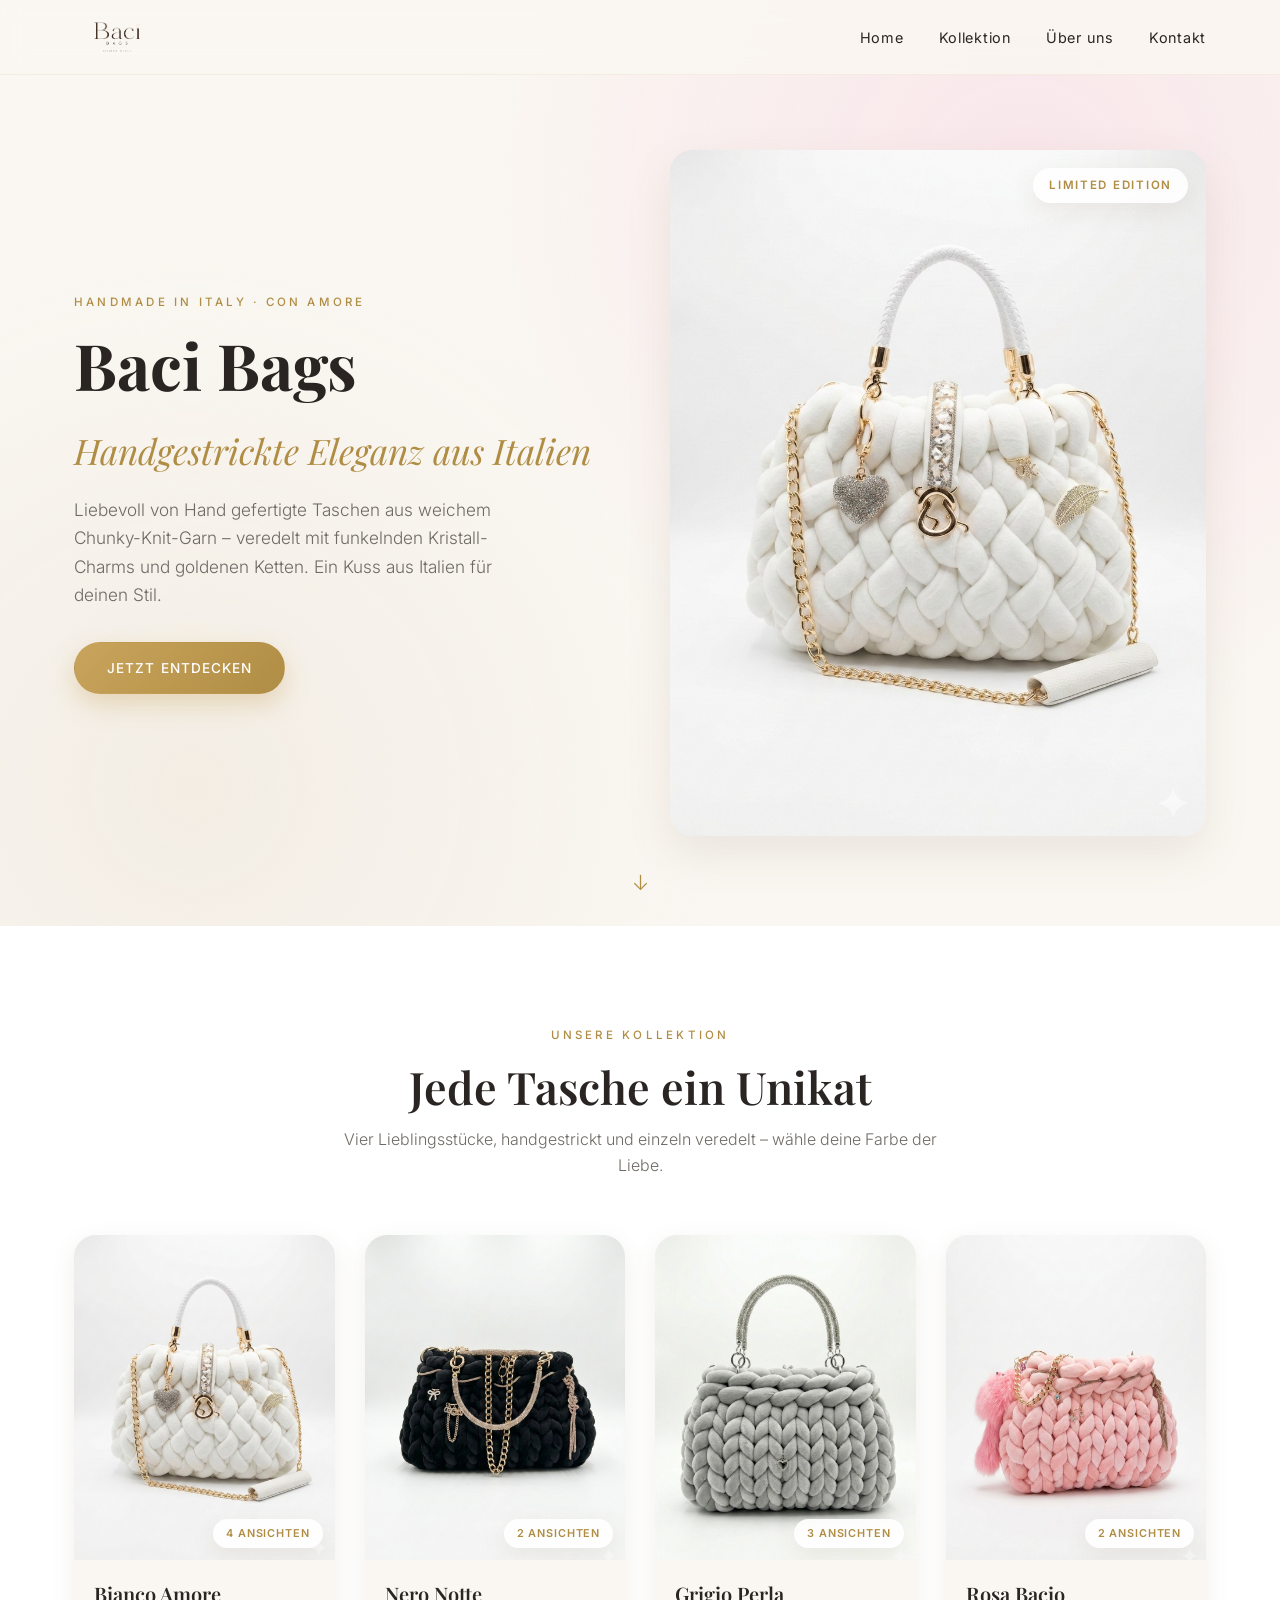
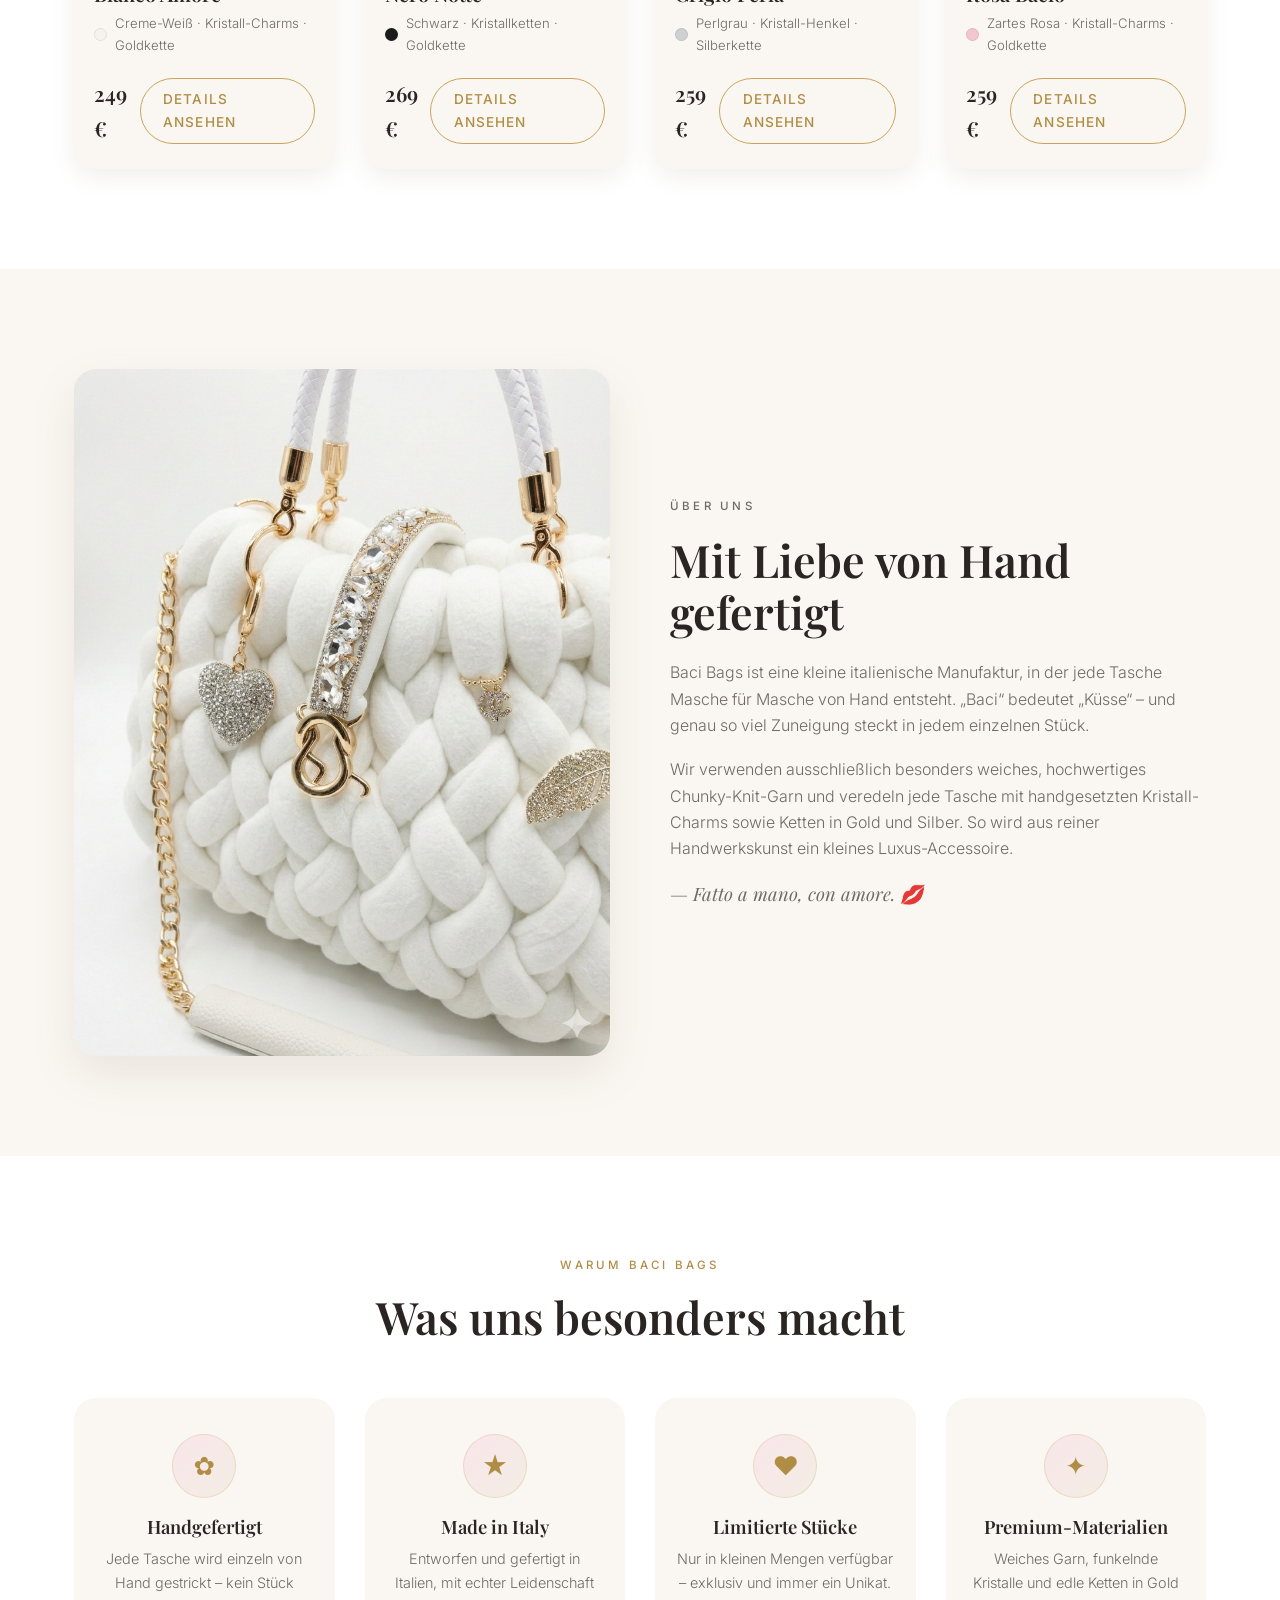
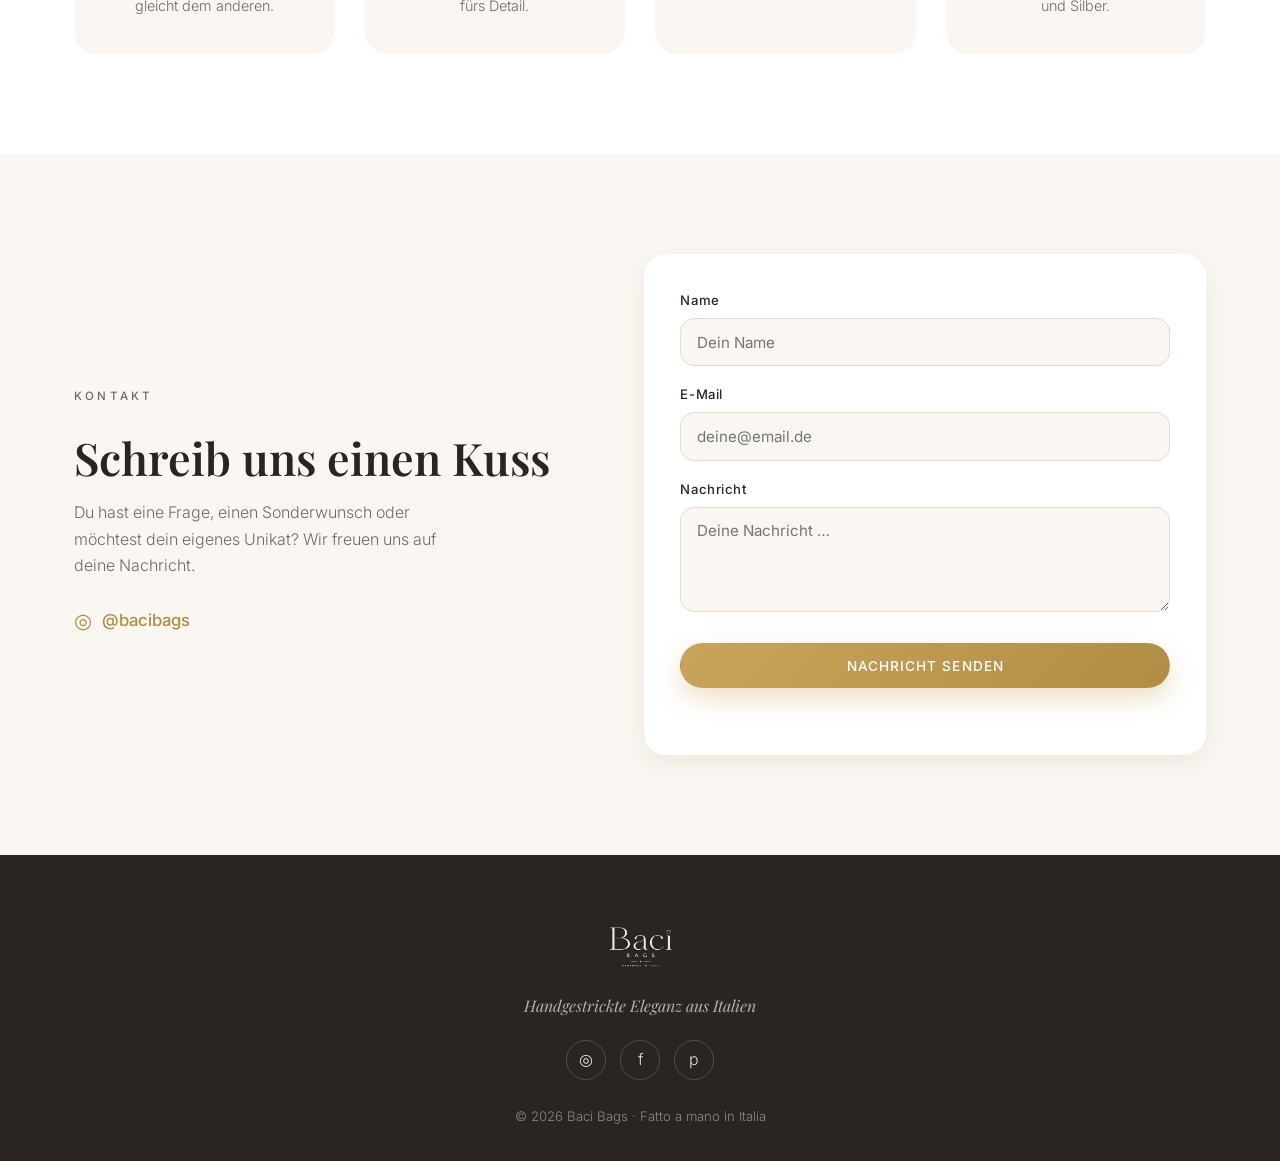
<file: index.html>
<!DOCTYPE html>
<html lang="de">
<head>
    <meta charset="UTF-8">
    <meta name="viewport" content="width=device-width, initial-scale=1.0">
    <title>Baci Bags – Handgestrickte Eleganz aus Italien</title>
    <meta name="description" content="Baci Bags – handgefertigte Luxus-Taschen aus grobem Chunky-Knit-Garn. Mit Liebe gefertigt in Italien. Limitierte Stücke mit Kristall-Charms und Gold-Akzenten.">

    <link rel="icon" type="image/png" href="images/logo.png">

    <link rel="preconnect" href="https://fonts.googleapis.com">
    <link rel="preconnect" href="https://fonts.gstatic.com" crossorigin>
    <link href="https://fonts.googleapis.com/css2?family=Playfair+Display:ital,wght@0,400;0,500;0,600;0,700;1,400&family=Inter:wght@300;400;500;600&display=swap" rel="stylesheet">

    <link rel="stylesheet" href="style.css">
</head>
<body>

    <!-- ============ HEADER / NAVIGATION ============ -->
    <header class="site-header" id="siteHeader">
        <div class="container nav-wrap">
            <a href="#home" class="logo" aria-label="Baci Bags – Home">
                <img src="images/logo.png" alt="Baci Bags – Handmade in Italy">
            </a>

            <nav class="main-nav" id="mainNav" aria-label="Hauptnavigation">
                <ul>
                    <li><a href="#home">Home</a></li>
                    <li><a href="#kollektion">Kollektion</a></li>
                    <li><a href="#ueber-uns">Über uns</a></li>
                    <li><a href="#kontakt">Kontakt</a></li>
                </ul>
            </nav>

            <button class="burger" id="burger" aria-label="Menü öffnen" aria-expanded="false" aria-controls="mainNav">
                <span></span>
                <span></span>
                <span></span>
            </button>
        </div>
    </header>

    <!-- ============ HERO ============ -->
    <section class="hero" id="home">
        <div class="container hero-inner">
            <div class="hero-text">
                <p class="eyecatch">Handmade in Italy · con amore</p>
                <h1>Baci Bags<br><span>Handgestrickte Eleganz aus Italien</span></h1>
                <p class="hero-lead">
                    Liebevoll von Hand gefertigte Taschen aus weichem Chunky-Knit-Garn –
                    veredelt mit funkelnden Kristall-Charms und goldenen Ketten.
                    Ein Kuss aus Italien für deinen Stil.
                </p>
                <a href="#kollektion" class="btn btn-gold">Jetzt entdecken</a>
            </div>

            <div class="hero-image">
                <img src="images/IMG_1885.jpeg" alt="Handgestrickte Baci Bag in Creme-Weiß mit Kristall-Charms und Goldkette" loading="eager">
                <span class="hero-badge">Limited Edition</span>
            </div>
        </div>
        <a href="#kollektion" class="scroll-hint" aria-label="Nach unten scrollen">↓</a>
    </section>

    <!-- ============ KOLLEKTION ============ -->
    <section class="section collection" id="kollektion">
        <div class="container">
            <div class="section-head">
                <p class="eyecatch">Unsere Kollektion</p>
                <h2>Jede Tasche ein Unikat</h2>
                <p class="section-sub">
                    Vier Lieblingsstücke, handgestrickt und einzeln veredelt – wähle deine Farbe der Liebe.
                </p>
            </div>

            <div class="grid products">

                <a class="card" href="produkt.html?id=bianco-amore">
                    <div class="card-img">
                        <img src="images/IMG_1885.jpeg" alt="Weiße Chunky-Knit Tasche mit Kristall-Herz-Charm und Goldkette" loading="lazy">
                        <span class="card-count">4 Ansichten</span>
                    </div>
                    <div class="card-body">
                        <h3>Bianco Amore</h3>
                        <p class="card-color"><span class="dot" style="--dot:#f6f3ee"></span> Creme-Weiß · Kristall-Charms · Goldkette</p>
                        <div class="card-foot">
                            <span class="price">249 €</span>
                            <span class="btn btn-outline">Details ansehen</span>
                        </div>
                    </div>
                </a>

                <a class="card" href="produkt.html?id=nero-notte">
                    <div class="card-img">
                        <img src="images/IMG_1888.jpeg" alt="Schwarze Chunky-Knit Tasche mit Kristallketten und Goldkette" loading="lazy">
                        <span class="card-count">2 Ansichten</span>
                    </div>
                    <div class="card-body">
                        <h3>Nero Notte</h3>
                        <p class="card-color"><span class="dot" style="--dot:#1c1c1c"></span> Schwarz · Kristallketten · Goldkette</p>
                        <div class="card-foot">
                            <span class="price">269 €</span>
                            <span class="btn btn-outline">Details ansehen</span>
                        </div>
                    </div>
                </a>

                <a class="card" href="produkt.html?id=grigio-perla">
                    <div class="card-img">
                        <img src="images/IMG_1894.jpeg" alt="Graue Chunky-Knit Tasche mit Kristall-Henkel und Herz-Charm" loading="lazy">
                        <span class="card-count">3 Ansichten</span>
                    </div>
                    <div class="card-body">
                        <h3>Grigio Perla</h3>
                        <p class="card-color"><span class="dot" style="--dot:#cfd0d2"></span> Perlgrau · Kristall-Henkel · Silberkette</p>
                        <div class="card-foot">
                            <span class="price">259 €</span>
                            <span class="btn btn-outline">Details ansehen</span>
                        </div>
                    </div>
                </a>

                <a class="card" href="produkt.html?id=rosa-bacio">
                    <div class="card-img">
                        <img src="images/IMG_1887.jpeg" alt="Rosa Chunky-Knit Tasche mit Fellbommel, Kristall-Charms und Goldkette" loading="lazy">
                        <span class="card-count">2 Ansichten</span>
                    </div>
                    <div class="card-body">
                        <h3>Rosa Bacio</h3>
                        <p class="card-color"><span class="dot" style="--dot:#f3c5cf"></span> Zartes Rosa · Kristall-Charms · Goldkette</p>
                        <div class="card-foot">
                            <span class="price">259 €</span>
                            <span class="btn btn-outline">Details ansehen</span>
                        </div>
                    </div>
                </a>

            </div>
        </div>
    </section>

    <!-- ============ ÜBER UNS ============ -->
    <section class="section about" id="ueber-uns">
        <div class="container about-inner">
            <div class="about-image">
                <img src="images/IMG_1897.jpeg" alt="Detailaufnahme einer handgestrickten Baci Bag mit Kristall-Charms" loading="lazy">
            </div>
            <div class="about-text">
                <p class="eyecatch">Über uns</p>
                <h2>Mit Liebe von Hand gefertigt</h2>
                <p>
                    Baci Bags ist eine kleine italienische Manufaktur, in der jede Tasche
                    Masche für Masche von Hand entsteht. „Baci“ bedeutet „Küsse“ – und genau
                    so viel Zuneigung steckt in jedem einzelnen Stück.
                </p>
                <p>
                    Wir verwenden ausschließlich besonders weiches, hochwertiges Chunky-Knit-Garn
                    und veredeln jede Tasche mit handgesetzten Kristall-Charms sowie Ketten in
                    Gold und Silber. So wird aus reiner Handwerkskunst ein kleines Luxus-Accessoire.
                </p>
                <p class="signature">— Fatto a mano, con amore. 💋</p>
            </div>
        </div>
    </section>

    <!-- ============ HIGHLIGHTS ============ -->
    <section class="section highlights">
        <div class="container">
            <div class="section-head">
                <p class="eyecatch">Warum Baci Bags</p>
                <h2>Was uns besonders macht</h2>
            </div>

            <div class="grid features">
                <div class="feature">
                    <div class="feature-icon" aria-hidden="true">✿</div>
                    <h3>Handgefertigt</h3>
                    <p>Jede Tasche wird einzeln von Hand gestrickt – kein Stück gleicht dem anderen.</p>
                </div>
                <div class="feature">
                    <div class="feature-icon" aria-hidden="true">★</div>
                    <h3>Made in Italy</h3>
                    <p>Entworfen und gefertigt in Italien, mit echter Leidenschaft fürs Detail.</p>
                </div>
                <div class="feature">
                    <div class="feature-icon" aria-hidden="true">❤</div>
                    <h3>Limitierte Stücke</h3>
                    <p>Nur in kleinen Mengen verfügbar – exklusiv und immer ein Unikat.</p>
                </div>
                <div class="feature">
                    <div class="feature-icon" aria-hidden="true">✦</div>
                    <h3>Premium-Materialien</h3>
                    <p>Weiches Garn, funkelnde Kristalle und edle Ketten in Gold und Silber.</p>
                </div>
            </div>
        </div>
    </section>

    <!-- ============ KONTAKT ============ -->
    <section class="section contact" id="kontakt">
        <div class="container contact-inner">
            <div class="contact-text">
                <p class="eyecatch">Kontakt</p>
                <h2>Schreib uns einen Kuss</h2>
                <p>
                    Du hast eine Frage, einen Sonderwunsch oder möchtest dein eigenes Unikat?
                    Wir freuen uns auf deine Nachricht.
                </p>
                <a href="https://instagram.com" target="_blank" rel="noopener" class="insta-link">
                    <span class="insta-icon" aria-hidden="true">◎</span> @bacibags
                </a>
            </div>

            <form class="contact-form" id="contactForm" novalidate>
                <div class="field">
                    <label for="name">Name</label>
                    <input type="text" id="name" name="name" placeholder="Dein Name" required>
                </div>
                <div class="field">
                    <label for="email">E-Mail</label>
                    <input type="email" id="email" name="email" placeholder="deine@email.de" required>
                </div>
                <div class="field">
                    <label for="message">Nachricht</label>
                    <textarea id="message" name="message" rows="4" placeholder="Deine Nachricht …" required></textarea>
                </div>
                <button type="submit" class="btn btn-gold">Nachricht senden</button>
                <p class="form-note" id="formNote" role="status" aria-live="polite"></p>
            </form>
        </div>
    </section>

    <!-- ============ FOOTER ============ -->
    <footer class="site-footer">
        <div class="container footer-inner">
            <a href="#home" class="logo logo-footer" aria-label="Baci Bags – Home">
                <img src="images/logo.png" alt="Baci Bags – Handmade in Italy">
            </a>
            <p class="footer-tagline">Handgestrickte Eleganz aus Italien</p>
            <div class="socials" aria-label="Social Media">
                <a href="https://instagram.com" target="_blank" rel="noopener" aria-label="Instagram">◎</a>
                <a href="https://facebook.com" target="_blank" rel="noopener" aria-label="Facebook">f</a>
                <a href="https://pinterest.com" target="_blank" rel="noopener" aria-label="Pinterest">p</a>
            </div>
            <p class="copyright">© <span id="year"></span> Baci Bags · Fatto a mano in Italia</p>
        </div>
    </footer>

    <script src="script.js"></script>
</body>
</html>
</file>
<file: style.css>
/* ============================================================
   Baci Bags – style.css
   Elegant, minimalistisch, Boutique-/Luxusgefühl
   ============================================================ */

:root {
    --cream:      #faf7f2;
    --cream-deep: #f3ede4;
    --ink:        #2a2522;
    --grey:       #6f6a65;
    --rose:       #f3c5cf;
    --rose-soft:  #f9e6ea;
    --gold:       #c9a45c;
    --gold-deep:  #b08d44;
    --black:      #1c1c1c;
    --white:      #ffffff;
    --shadow:     0 18px 45px rgba(120, 100, 70, 0.12);
    --shadow-sm:  0 8px 24px rgba(120, 100, 70, 0.10);
    --radius:     22px;
    --radius-sm:  14px;
    --maxw:       1180px;
    --serif:      'Playfair Display', Georgia, serif;
    --sans:       'Inter', system-ui, -apple-system, sans-serif;
}

* { margin: 0; padding: 0; box-sizing: border-box; }

html { scroll-behavior: smooth; scroll-padding-top: 90px; }

body {
    font-family: var(--sans);
    color: var(--ink);
    background: var(--cream);
    line-height: 1.65;
    font-weight: 300;
    -webkit-font-smoothing: antialiased;
    overflow-x: hidden;
}

img { display: block; max-width: 100%; height: auto; }

a { text-decoration: none; color: inherit; }

.container {
    width: 100%;
    max-width: var(--maxw);
    margin: 0 auto;
    padding: 0 24px;
}

/* ---------- Typografie ---------- */
h1, h2, h3 { font-family: var(--serif); font-weight: 600; line-height: 1.15; color: var(--ink); }
h1 { font-size: clamp(2.4rem, 5vw, 4rem); font-weight: 700; }
h2 { font-size: clamp(1.9rem, 3.6vw, 2.8rem); }
h3 { font-size: 1.3rem; }

.eyecatch {
    font-family: var(--sans);
    text-transform: uppercase;
    letter-spacing: 0.28em;
    font-size: 0.72rem;
    font-weight: 500;
    color: var(--gold-deep);
    margin-bottom: 1rem;
}

/* ---------- Buttons ---------- */
.btn {
    display: inline-block;
    font-family: var(--sans);
    font-size: 0.85rem;
    font-weight: 500;
    letter-spacing: 0.08em;
    text-transform: uppercase;
    padding: 0.85rem 2rem;
    border-radius: 50px;
    border: 1px solid transparent;
    cursor: pointer;
    transition: transform .3s ease, box-shadow .3s ease, background .3s ease, color .3s ease;
}
.btn-gold {
    background: linear-gradient(135deg, var(--gold), var(--gold-deep));
    color: #fff;
    box-shadow: 0 10px 24px rgba(201, 164, 92, 0.35);
}
.btn-gold:hover { transform: translateY(-3px); box-shadow: 0 16px 32px rgba(201, 164, 92, 0.45); }
.btn-outline {
    background: transparent;
    border-color: var(--gold);
    color: var(--gold-deep);
    padding: 0.6rem 1.4rem;
}
.btn-outline:hover { background: var(--gold); color: #fff; transform: translateY(-2px); }

/* ---------- Header ---------- */
.site-header {
    position: fixed;
    top: 0; left: 0; right: 0;
    z-index: 100;
    background: rgba(250, 247, 242, 0.82);
    backdrop-filter: blur(12px);
    border-bottom: 1px solid rgba(201, 164, 92, 0.12);
    transition: box-shadow .3s ease, background .3s ease;
}
.site-header.scrolled { box-shadow: var(--shadow-sm); background: rgba(250, 247, 242, 0.95); }
.nav-wrap { display: flex; align-items: center; justify-content: space-between; height: 74px; }

.logo { display: inline-flex; align-items: center; }
.logo img { height: 48px; width: auto; display: block; transition: opacity .3s ease; }
.logo:hover img { opacity: 0.78; }

.main-nav ul { display: flex; gap: 2.2rem; list-style: none; }
.main-nav a {
    font-size: 0.9rem;
    font-weight: 400;
    letter-spacing: 0.05em;
    color: var(--ink);
    position: relative;
    padding: 4px 0;
}
.main-nav a::after {
    content: "";
    position: absolute;
    left: 0; bottom: -2px;
    width: 0; height: 1.5px;
    background: var(--gold);
    transition: width .3s ease;
}
.main-nav a:hover::after { width: 100%; }

/* Burger */
.burger { display: none; flex-direction: column; gap: 5px; background: none; border: none; cursor: pointer; padding: 6px; }
.burger span { width: 26px; height: 2px; background: var(--ink); border-radius: 2px; transition: transform .3s ease, opacity .3s ease; }
.burger.open span:nth-child(1) { transform: translateY(7px) rotate(45deg); }
.burger.open span:nth-child(2) { opacity: 0; }
.burger.open span:nth-child(3) { transform: translateY(-7px) rotate(-45deg); }

/* ---------- Hero ---------- */
.hero {
    position: relative;
    padding: 150px 0 90px;
    background:
        radial-gradient(circle at 80% 20%, var(--rose-soft) 0%, transparent 45%),
        radial-gradient(circle at 15% 85%, #f3ede4 0%, transparent 40%),
        var(--cream);
    overflow: hidden;
}
.hero-inner { display: grid; grid-template-columns: 1fr 1fr; gap: 60px; align-items: center; }
.hero-text h1 { margin-bottom: 1.3rem; }
.hero-text h1 span { font-size: 0.55em; font-weight: 400; font-style: italic; color: var(--gold-deep); display: inline-block; margin-top: .4rem; }
.hero-lead { font-size: 1.08rem; color: var(--grey); max-width: 460px; margin-bottom: 2rem; }

.hero-image { position: relative; }
.hero-image img {
    width: 100%;
    border-radius: var(--radius);
    box-shadow: var(--shadow);
    transition: transform .6s ease;
}
.hero-image:hover img { transform: translateY(-6px) scale(1.01); }
.hero-badge {
    position: absolute;
    top: 18px; right: 18px;
    background: rgba(255,255,255,0.85);
    backdrop-filter: blur(6px);
    color: var(--gold-deep);
    font-size: 0.72rem;
    letter-spacing: 0.15em;
    text-transform: uppercase;
    font-weight: 600;
    padding: .5rem 1rem;
    border-radius: 50px;
    box-shadow: var(--shadow-sm);
}

.scroll-hint {
    position: absolute;
    left: 50%; bottom: 26px;
    transform: translateX(-50%);
    font-size: 1.3rem;
    color: var(--gold-deep);
    animation: bounce 2s infinite;
}
@keyframes bounce { 0%,100%{ transform: translateX(-50%) translateY(0);} 50%{ transform: translateX(-50%) translateY(8px);} }

/* ---------- Sections ---------- */
.section { padding: 100px 0; }
.section-head { text-align: center; max-width: 620px; margin: 0 auto 56px; }
.section-head .eyecatch { display: block; }
.section-sub { color: var(--grey); margin-top: .8rem; }

.grid { display: grid; gap: 30px; }

/* ---------- Kollektion ---------- */
.collection { background: var(--white); }
.products { grid-template-columns: repeat(4, 1fr); }
.card {
    background: var(--cream);
    border-radius: var(--radius);
    overflow: hidden;
    box-shadow: var(--shadow-sm);
    transition: transform .4s ease, box-shadow .4s ease;
    display: flex;
    flex-direction: column;
}
.card:hover { transform: translateY(-8px); box-shadow: var(--shadow); }
.card-img { overflow: hidden; aspect-ratio: 4 / 5; background: var(--cream-deep); position: relative; cursor: pointer; }
.card-img img { width: 100%; height: 100%; object-fit: cover; transition: transform .6s ease; }
.card:hover .card-img img { transform: scale(1.07); }
.card-count {
    position: absolute;
    bottom: 12px; right: 12px;
    background: rgba(255,255,255,0.88);
    backdrop-filter: blur(6px);
    color: var(--gold-deep);
    font-size: 0.68rem;
    letter-spacing: 0.08em;
    text-transform: uppercase;
    font-weight: 600;
    padding: .35rem .8rem;
    border-radius: 50px;
    box-shadow: var(--shadow-sm);
    pointer-events: none;
}
.card-body { padding: 22px 20px 24px; display: flex; flex-direction: column; gap: .5rem; flex: 1; }
.card-body h3 { font-size: 1.25rem; }
.card-color { font-size: 0.82rem; color: var(--grey); display: flex; align-items: center; gap: .5rem; }
.dot { width: 13px; height: 13px; border-radius: 50%; background: var(--dot, #ccc); box-shadow: inset 0 0 0 1px rgba(0,0,0,.08); flex-shrink: 0; }
.card-foot { margin-top: auto; display: flex; align-items: center; justify-content: space-between; padding-top: 12px; }
.price { font-family: var(--serif); font-size: 1.3rem; font-weight: 600; color: var(--ink); }

/* ---------- Über uns ---------- */
.about { background: var(--cream); }
.about-inner { display: grid; grid-template-columns: 1fr 1fr; gap: 60px; align-items: center; }
.about-image img { border-radius: var(--radius); box-shadow: var(--shadow); width: 100%; }
.about-text p { color: var(--grey); margin-bottom: 1.1rem; }
.about-text h2 { margin-bottom: 1.4rem; }
.signature { font-family: var(--serif); font-style: italic; color: var(--gold-deep); font-size: 1.15rem; }

/* ---------- Highlights ---------- */
.highlights { background: var(--white); }
.features { grid-template-columns: repeat(4, 1fr); }
.feature {
    text-align: center;
    padding: 36px 22px;
    background: var(--cream);
    border-radius: var(--radius);
    transition: transform .4s ease, box-shadow .4s ease;
}
.feature:hover { transform: translateY(-6px); box-shadow: var(--shadow-sm); }
.feature-icon {
    width: 64px; height: 64px;
    margin: 0 auto 18px;
    display: grid; place-items: center;
    font-size: 1.6rem;
    color: var(--gold-deep);
    background: linear-gradient(135deg, var(--rose-soft), var(--cream-deep));
    border-radius: 50%;
    box-shadow: inset 0 0 0 1px rgba(201,164,92,.25);
}
.feature h3 { font-size: 1.15rem; margin-bottom: .6rem; }
.feature p { font-size: 0.9rem; color: var(--grey); }

/* ---------- Kontakt ---------- */
.contact { background: var(--cream); }
.contact-inner { display: grid; grid-template-columns: 1fr 1.1fr; gap: 60px; align-items: center; }
.contact-text p { color: var(--grey); margin: 1rem 0 1.6rem; max-width: 380px; }
.insta-link {
    display: inline-flex; align-items: center; gap: .6rem;
    font-weight: 500; color: var(--gold-deep);
    font-size: 1.05rem;
    transition: color .3s ease;
}
.insta-link:hover { color: var(--ink); }
.insta-icon { font-size: 1.3rem; }

.contact-form {
    background: var(--white);
    padding: 36px;
    border-radius: var(--radius);
    box-shadow: var(--shadow-sm);
}
.field { margin-bottom: 18px; }
.field label { display: block; font-size: 0.82rem; font-weight: 500; letter-spacing: .04em; margin-bottom: .4rem; color: var(--ink); }
.field input, .field textarea {
    width: 100%;
    font-family: var(--sans);
    font-size: 0.95rem;
    padding: 0.85rem 1rem;
    border: 1px solid #e3dccf;
    border-radius: var(--radius-sm);
    background: var(--cream);
    color: var(--ink);
    transition: border-color .3s ease, box-shadow .3s ease;
    resize: vertical;
}
.field input:focus, .field textarea:focus {
    outline: none;
    border-color: var(--gold);
    box-shadow: 0 0 0 3px rgba(201,164,92,.15);
}
.contact-form .btn { width: 100%; margin-top: 6px; }
.form-note { margin-top: 14px; font-size: 0.88rem; text-align: center; min-height: 1.2em; }
.form-note.success { color: #5b8a5b; }
.form-note.error { color: #c0594f; }

/* ---------- Footer ---------- */
.site-footer { background: var(--ink); color: #d8d2c8; padding: 60px 0 34px; text-align: center; }
.footer-inner { display: flex; flex-direction: column; align-items: center; gap: 14px; }
.logo-footer img { height: 64px; filter: brightness(0) invert(1); opacity: 0.92; }
.footer-tagline { font-family: var(--serif); font-style: italic; color: #b8b1a5; }
.socials { display: flex; gap: 14px; margin: 6px 0; }
.socials a {
    width: 40px; height: 40px;
    display: grid; place-items: center;
    border-radius: 50%;
    border: 1px solid rgba(255,255,255,.18);
    color: #e7e1d6;
    font-size: 1rem;
    transition: background .3s ease, color .3s ease, transform .3s ease;
}
.socials a:hover { background: var(--gold); color: #fff; border-color: var(--gold); transform: translateY(-3px); }
.copyright { font-size: 0.82rem; color: #8f897e; margin-top: 6px; }

/* ---------- Lightbox / Produkt-Galerie ---------- */
.lightbox {
    position: fixed;
    inset: 0;
    z-index: 200;
    display: flex;
    align-items: center;
    justify-content: center;
    gap: 12px;
    padding: 30px;
    background: rgba(28, 24, 22, 0.86);
    backdrop-filter: blur(8px);
    opacity: 0;
    visibility: hidden;
    transition: opacity .35s ease, visibility .35s ease;
}
.lightbox.open { opacity: 1; visibility: visible; }
.lb-stage { display: flex; flex-direction: column; align-items: center; gap: 16px; max-width: 90vw; }
.lb-stage img {
    max-width: 90vw;
    max-height: 78vh;
    border-radius: var(--radius);
    box-shadow: 0 30px 80px rgba(0,0,0,.5);
    background: var(--cream);
    transition: opacity .25s ease;
}
.lb-caption {
    color: #f3ede4;
    font-family: var(--serif);
    font-style: italic;
    font-size: 1.05rem;
    letter-spacing: .03em;
}
.lb-close {
    position: absolute;
    top: 22px; right: 28px;
    background: none; border: none;
    color: #fff;
    font-size: 2.4rem;
    line-height: 1;
    cursor: pointer;
    opacity: .85;
    transition: opacity .3s ease, transform .3s ease;
}
.lb-close:hover { opacity: 1; transform: rotate(90deg); }
.lb-nav {
    background: rgba(255,255,255,0.14);
    border: 1px solid rgba(255,255,255,0.25);
    color: #fff;
    width: 52px; height: 52px;
    border-radius: 50%;
    font-size: 1.8rem;
    line-height: 1;
    cursor: pointer;
    flex-shrink: 0;
    transition: background .3s ease, transform .3s ease;
}
.lb-nav:hover { background: var(--gold); border-color: var(--gold); transform: scale(1.08); }

/* ---------- Produkt-Detailseite ---------- */
.subpage { padding-top: 74px; }
.product-page { padding: 46px 0 90px; }

.breadcrumb {
    display: flex;
    flex-wrap: wrap;
    align-items: center;
    gap: 8px;
    font-size: 0.85rem;
    color: var(--grey);
    margin-bottom: 36px;
}
.breadcrumb a { color: var(--gold-deep); transition: color .3s ease; }
.breadcrumb a:hover { color: var(--ink); }
.breadcrumb .current { color: var(--ink); font-weight: 500; }

.product-detail { display: grid; grid-template-columns: 1fr 1fr; gap: 56px; align-items: start; }

/* Galerie */
.pd-gallery { position: sticky; top: 100px; }
.pd-main { position: relative; border-radius: var(--radius); overflow: hidden; box-shadow: var(--shadow); background: var(--cream-deep); }
.pd-main img { width: 100%; aspect-ratio: 4 / 5; object-fit: cover; cursor: zoom-in; transition: opacity .3s ease, transform .6s ease; }
.pd-main:hover img { transform: scale(1.03); }
.pd-zoom {
    position: absolute;
    bottom: 14px; right: 14px;
    background: rgba(255,255,255,0.9);
    backdrop-filter: blur(6px);
    border: none;
    color: var(--gold-deep);
    font-family: var(--sans);
    font-size: 0.74rem;
    font-weight: 600;
    letter-spacing: 0.06em;
    text-transform: uppercase;
    padding: .5rem .9rem;
    border-radius: 50px;
    box-shadow: var(--shadow-sm);
    cursor: pointer;
    transition: background .3s ease, color .3s ease;
}
.pd-zoom:hover { background: var(--gold); color: #fff; }

.pd-thumbs { display: flex; gap: 12px; margin-top: 14px; flex-wrap: wrap; }
.pd-thumb {
    width: 76px; height: 92px;
    padding: 0;
    border: 2px solid transparent;
    border-radius: var(--radius-sm);
    overflow: hidden;
    cursor: pointer;
    background: var(--cream-deep);
    transition: border-color .3s ease, transform .3s ease;
}
.pd-thumb img { width: 100%; height: 100%; object-fit: cover; display: block; }
.pd-thumb:hover { transform: translateY(-2px); }
.pd-thumb.active { border-color: var(--gold); }

/* Info */
.pd-info h1 { font-size: clamp(2rem, 4vw, 3rem); margin: .3rem 0 .8rem; }
.pd-color { display: flex; align-items: center; gap: .55rem; color: var(--grey); font-size: 0.95rem; }
.pd-price { font-family: var(--serif); font-size: 1.9rem; font-weight: 600; color: var(--ink); margin: 1rem 0 .6rem; }
.pd-tagline { font-family: var(--serif); font-style: italic; font-size: 1.15rem; color: var(--gold-deep); margin-bottom: 1.4rem; }
.pd-desc p { color: var(--grey); margin-bottom: 1rem; }
.pd-subhead { font-size: 1.2rem; margin: 1.8rem 0 .9rem; }
.pd-details { list-style: none; display: grid; gap: .6rem; margin-bottom: 2rem; }
.pd-details li { position: relative; padding-left: 1.6rem; color: var(--ink); font-size: 0.95rem; }
.pd-details li::before { content: "✦"; position: absolute; left: 0; color: var(--gold); }

.pd-actions { display: flex; flex-wrap: wrap; gap: 14px; margin-bottom: 2.4rem; }

.pd-specs {
    border-top: 1px solid #e8e0d2;
    padding-top: 1.6rem;
    display: grid;
    gap: .9rem;
}
.pd-specs > div { display: grid; grid-template-columns: 120px 1fr; gap: 12px; font-size: 0.92rem; }
.pd-specs dt { color: var(--gold-deep); font-weight: 500; }
.pd-specs dd { color: var(--grey); }

.pd-missing { text-align: center; padding: 80px 0; display: grid; gap: 18px; justify-items: center; }

/* ============================================================
   Responsive
   ============================================================ */
@media (max-width: 980px) {
    .products, .features { grid-template-columns: repeat(2, 1fr); }
    .hero-inner, .about-inner, .contact-inner { grid-template-columns: 1fr; gap: 40px; }
    .about-image { order: -1; }
    .hero-text { text-align: center; }
    .hero-lead { margin-left: auto; margin-right: auto; }
    .product-detail { grid-template-columns: 1fr; gap: 36px; }
    .pd-gallery { position: static; }
    .pd-main img { aspect-ratio: 1 / 1; }
}

@media (max-width: 720px) {
    .burger { display: flex; }
    .main-nav {
        position: fixed;
        top: 74px; right: 0;
        width: min(75vw, 300px);
        height: calc(100vh - 74px);
        background: var(--cream);
        box-shadow: -10px 0 40px rgba(0,0,0,.10);
        transform: translateX(100%);
        transition: transform .35s ease;
        padding: 40px 0;
    }
    .main-nav.open { transform: translateX(0); }
    .main-nav ul { flex-direction: column; gap: 0; }
    .main-nav li { width: 100%; }
    .main-nav a { display: block; padding: 16px 32px; font-size: 1.05rem; }
    .section { padding: 70px 0; }
    .hero { padding: 120px 0 70px; }
}

@media (max-width: 480px) {
    .products, .features { grid-template-columns: 1fr; }
    .contact-form { padding: 26px; }
    .container { padding: 0 18px; }
    .lightbox { padding: 16px; gap: 4px; }
    .lb-nav { width: 42px; height: 42px; font-size: 1.4rem; }
    .lb-close { top: 12px; right: 16px; }
    .logo img { height: 40px; }
    .logo-footer img { height: 54px; }
    .pd-actions .btn { width: 100%; text-align: center; }
    .pd-specs > div { grid-template-columns: 1fr; gap: 2px; }
}

/* Reduced motion */
@media (prefers-reduced-motion: reduce) {
    html { scroll-behavior: auto; }
    *, *::before, *::after { animation-duration: .001ms !important; transition-duration: .001ms !important; }
}
</file>
